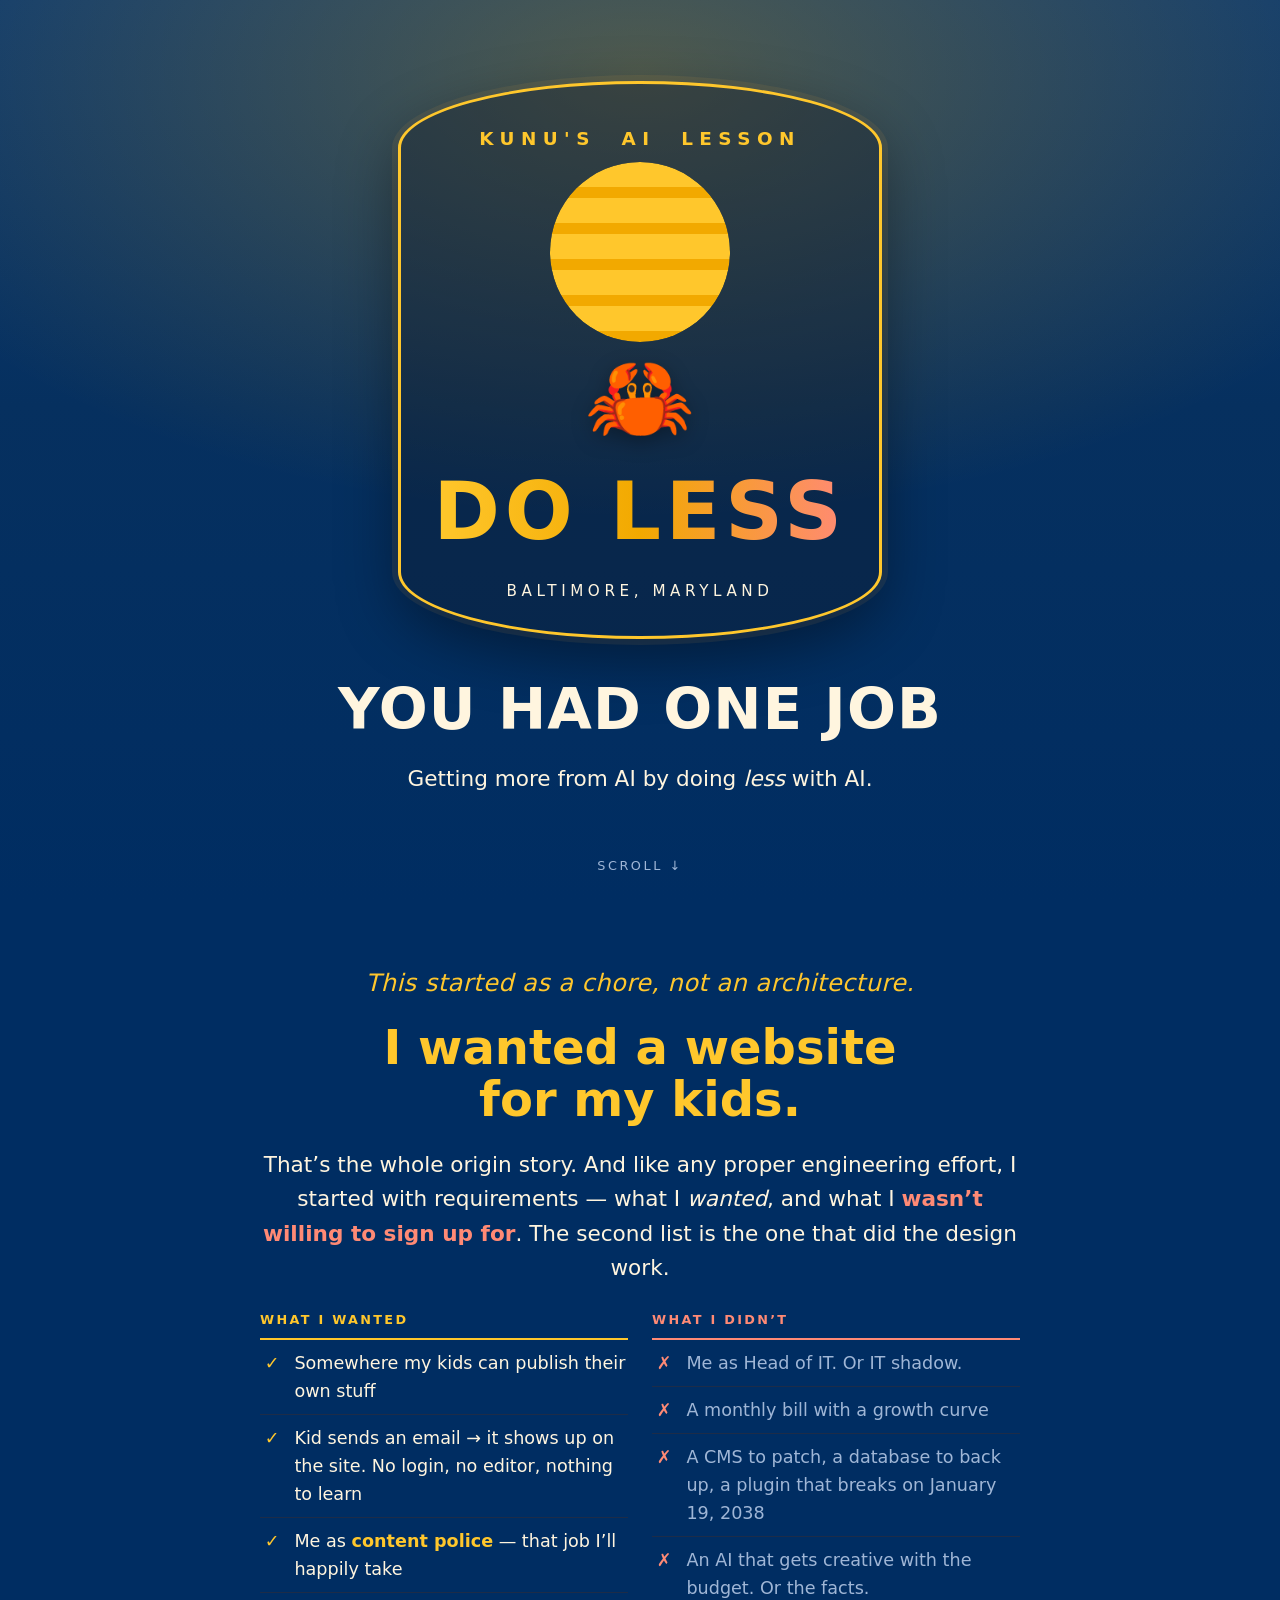
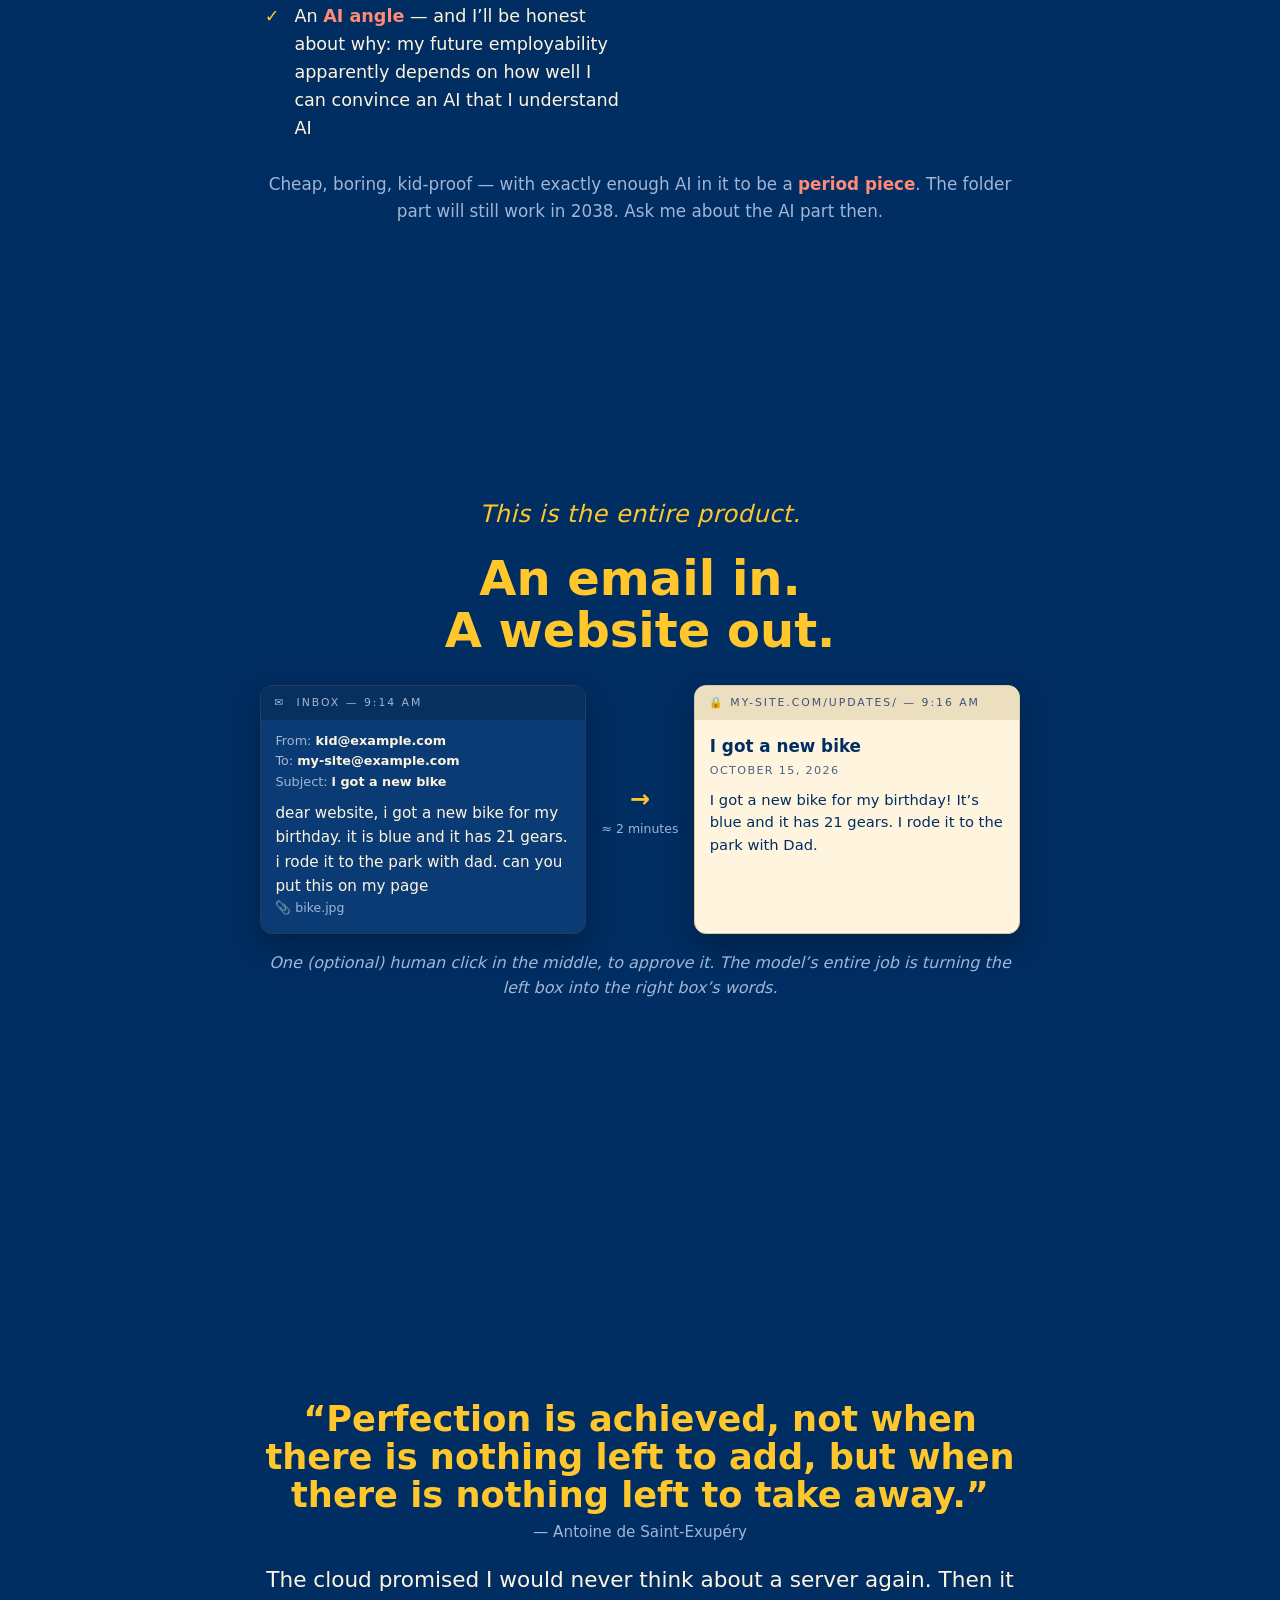
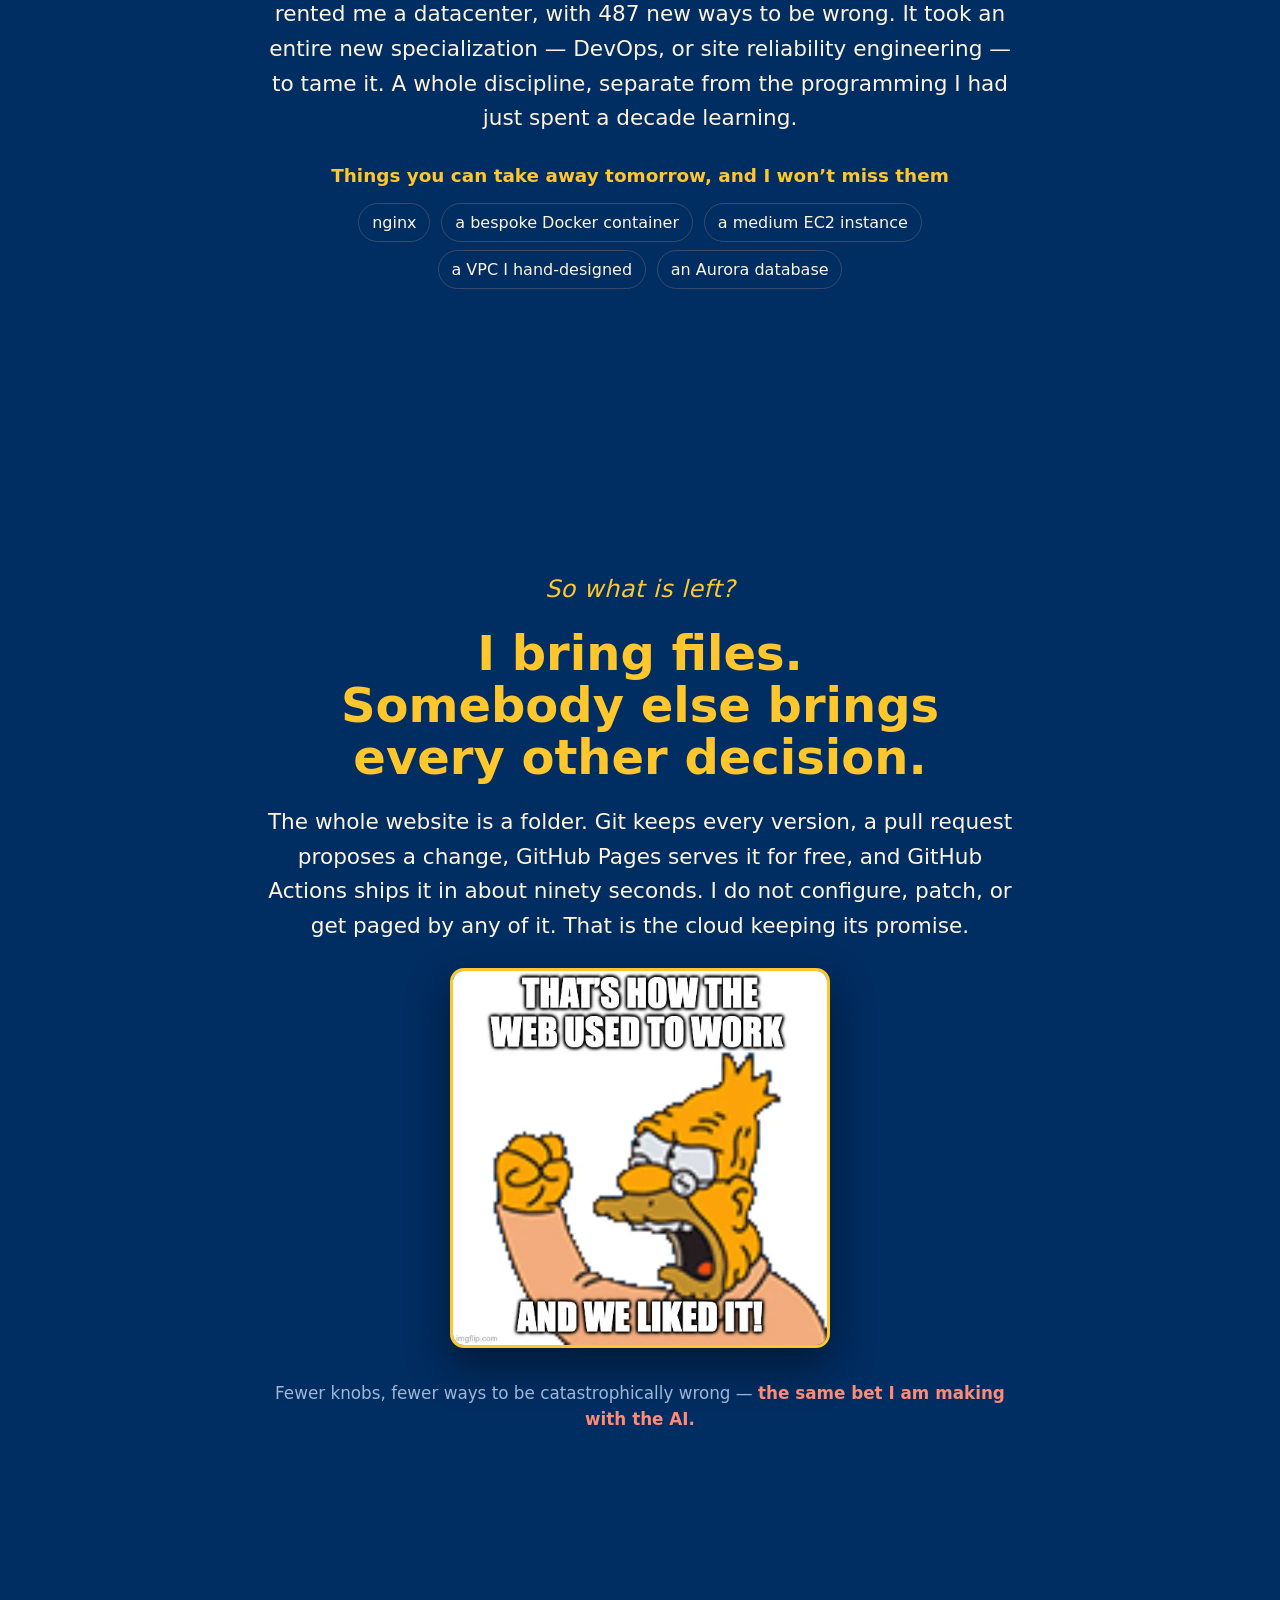
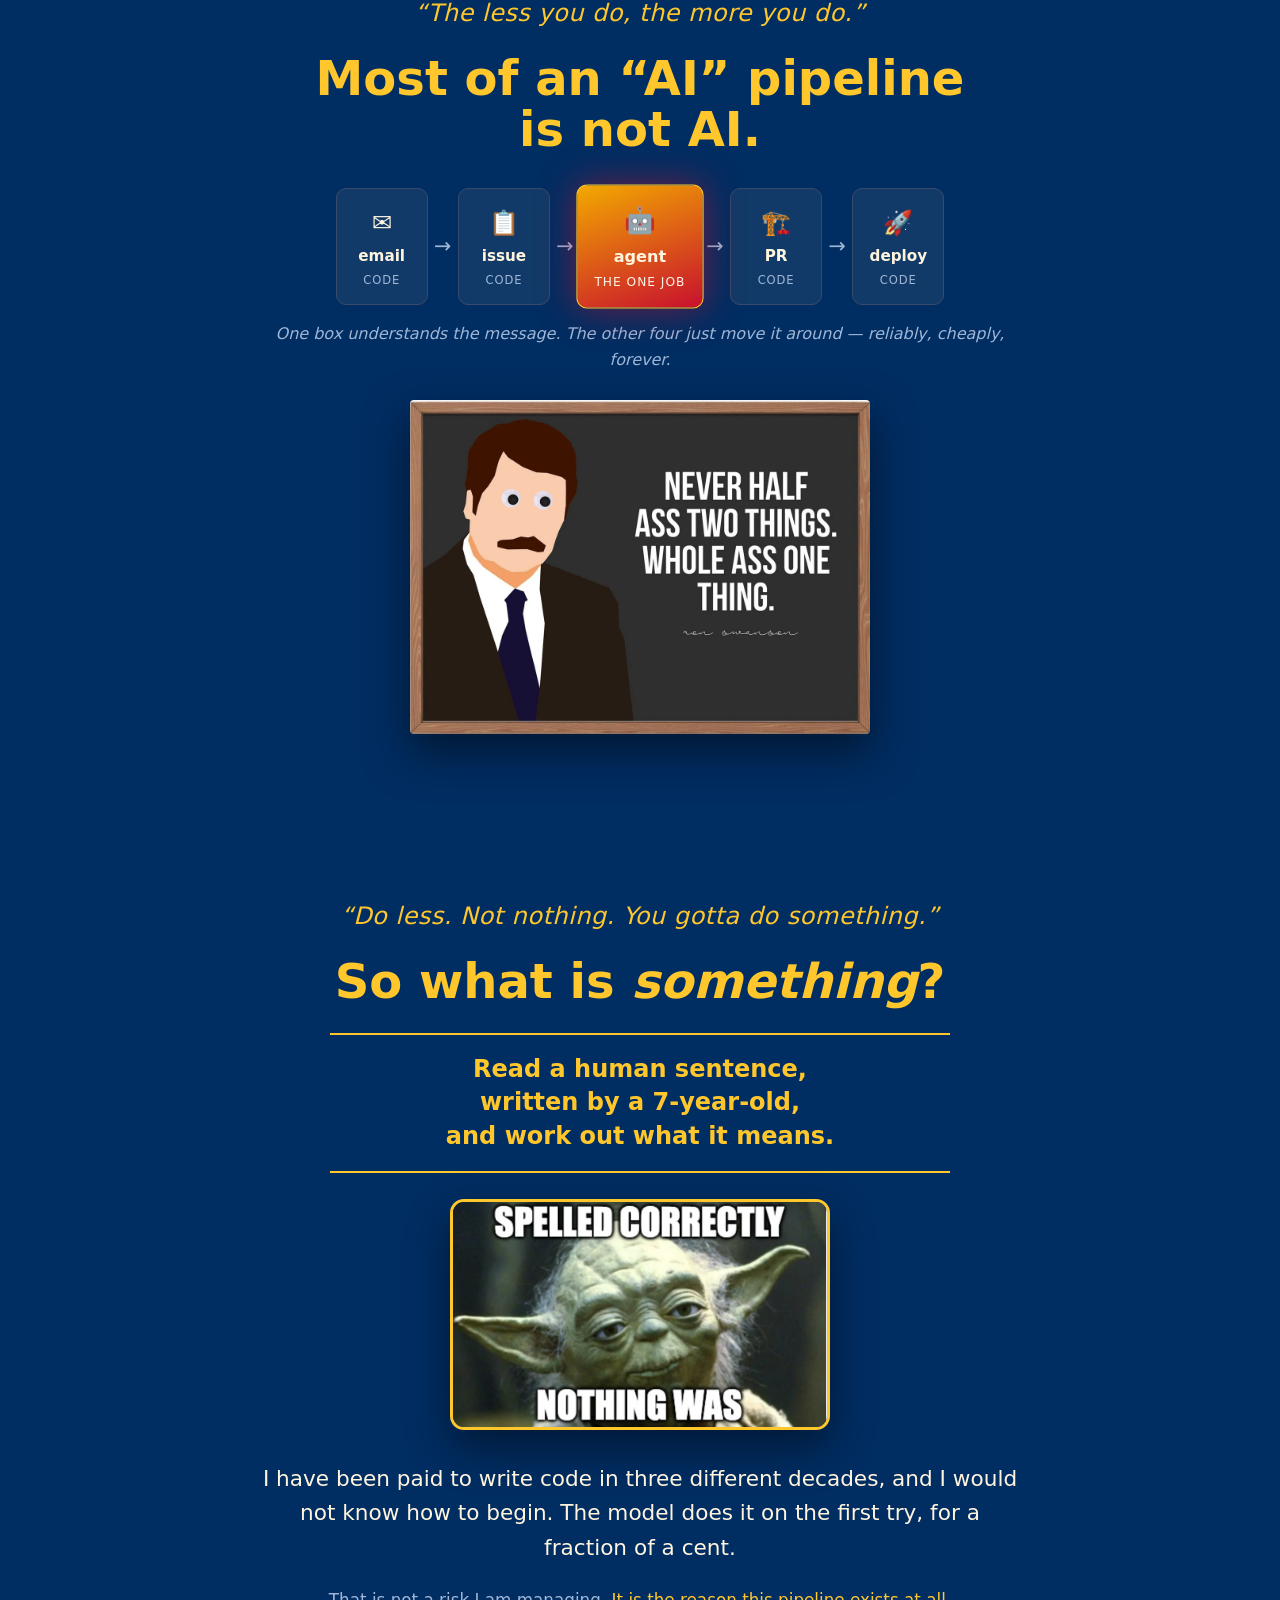
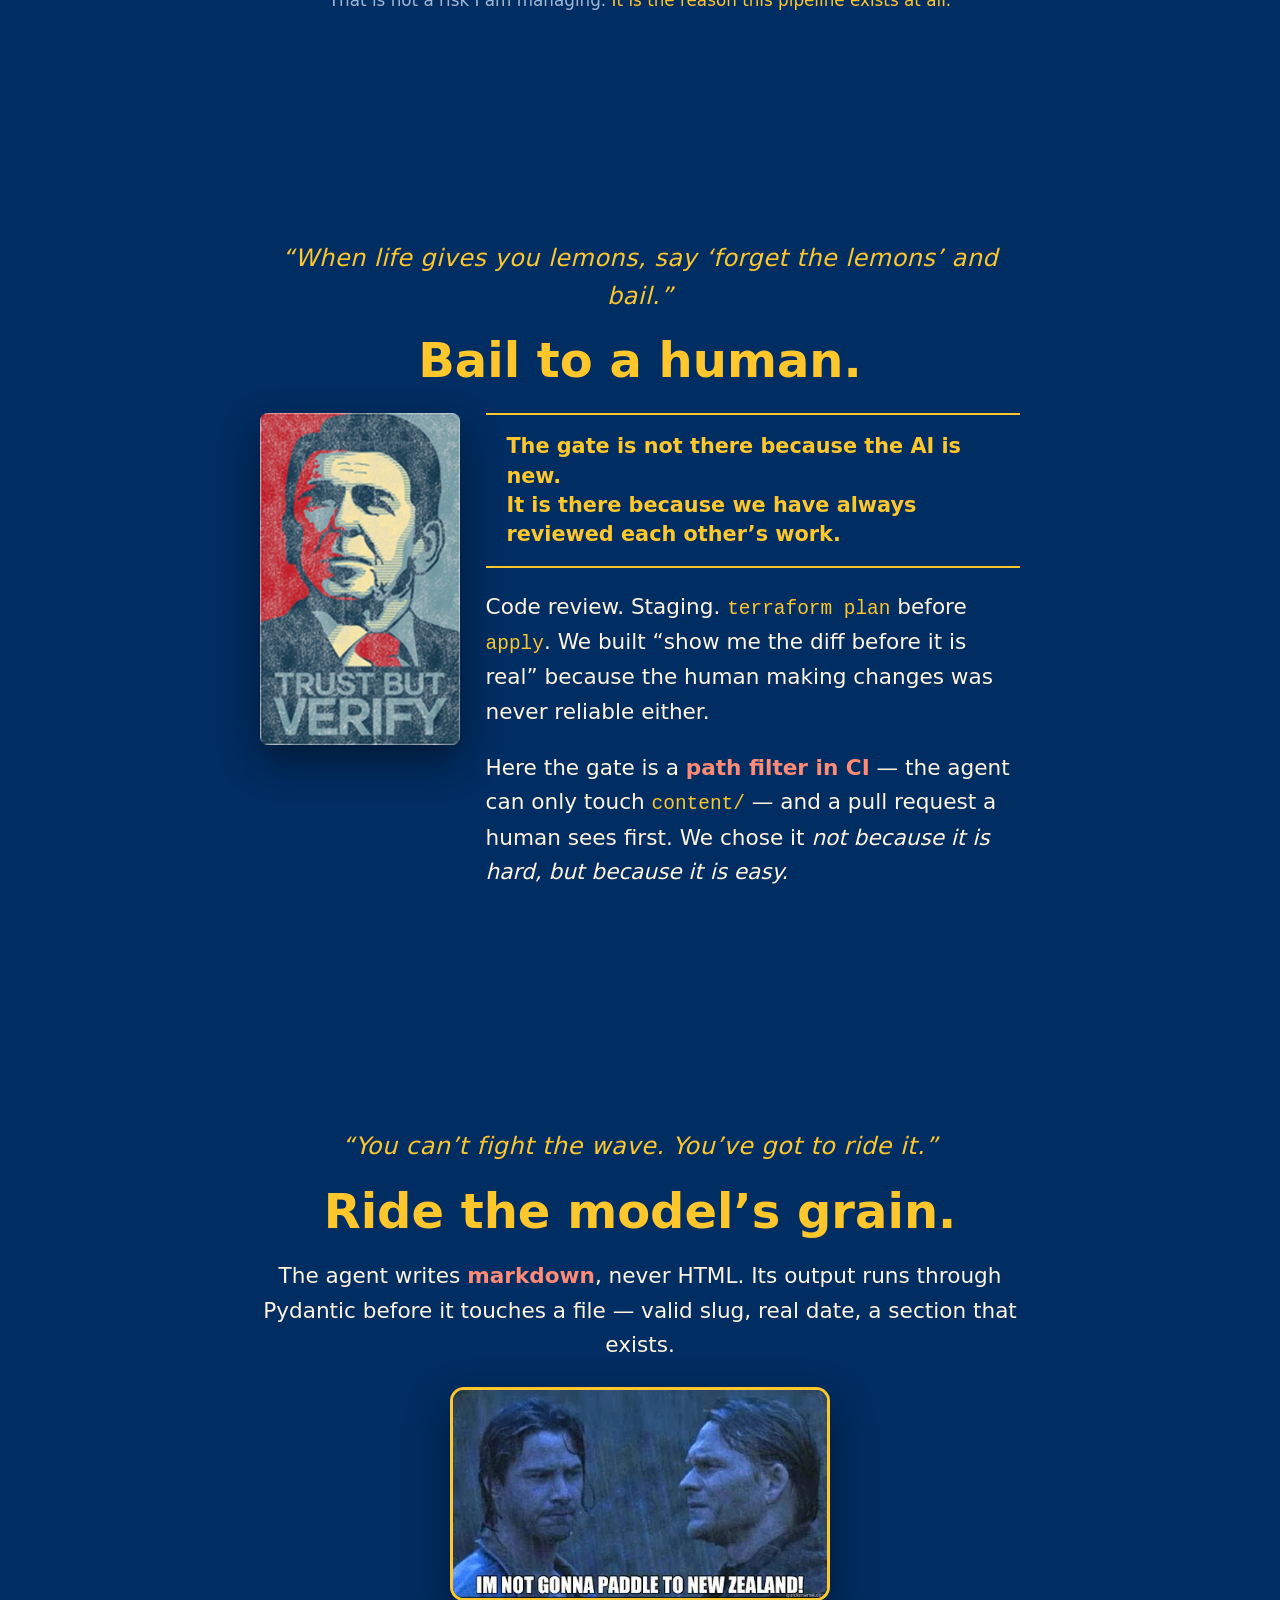
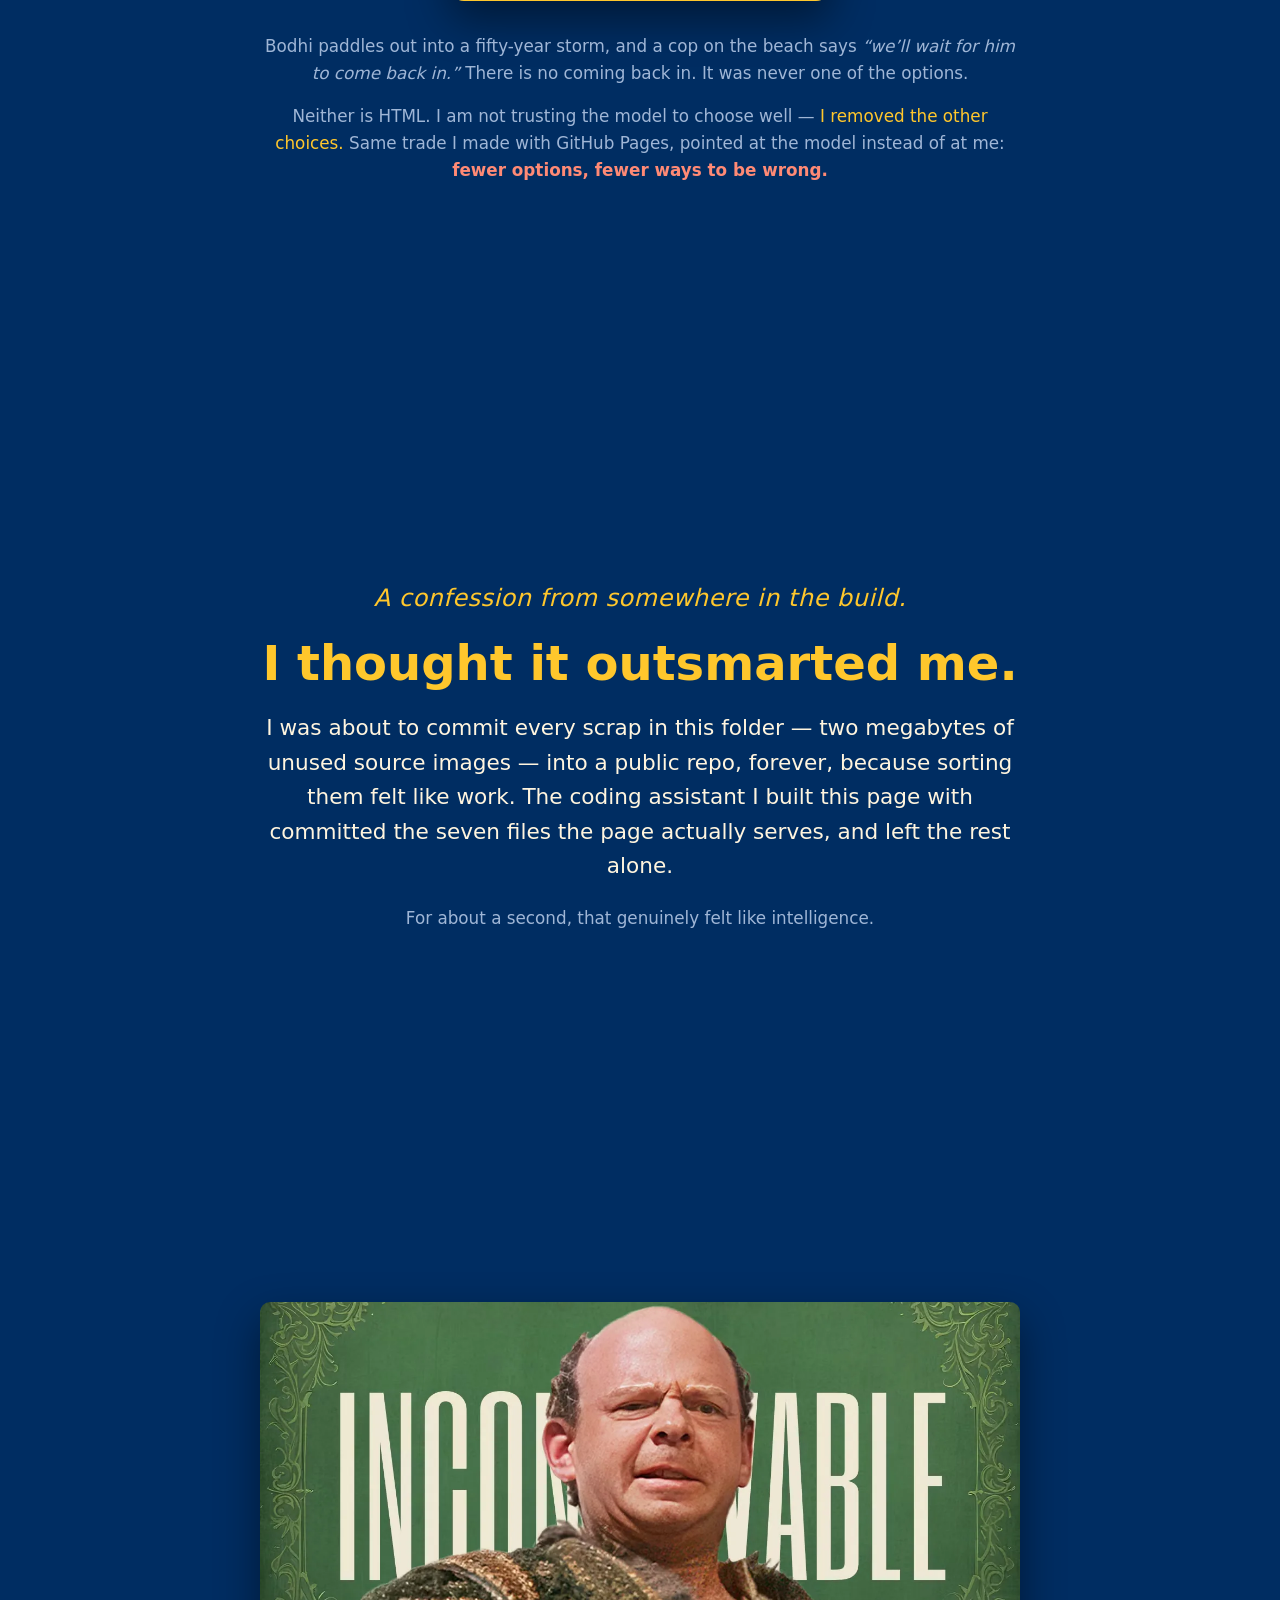
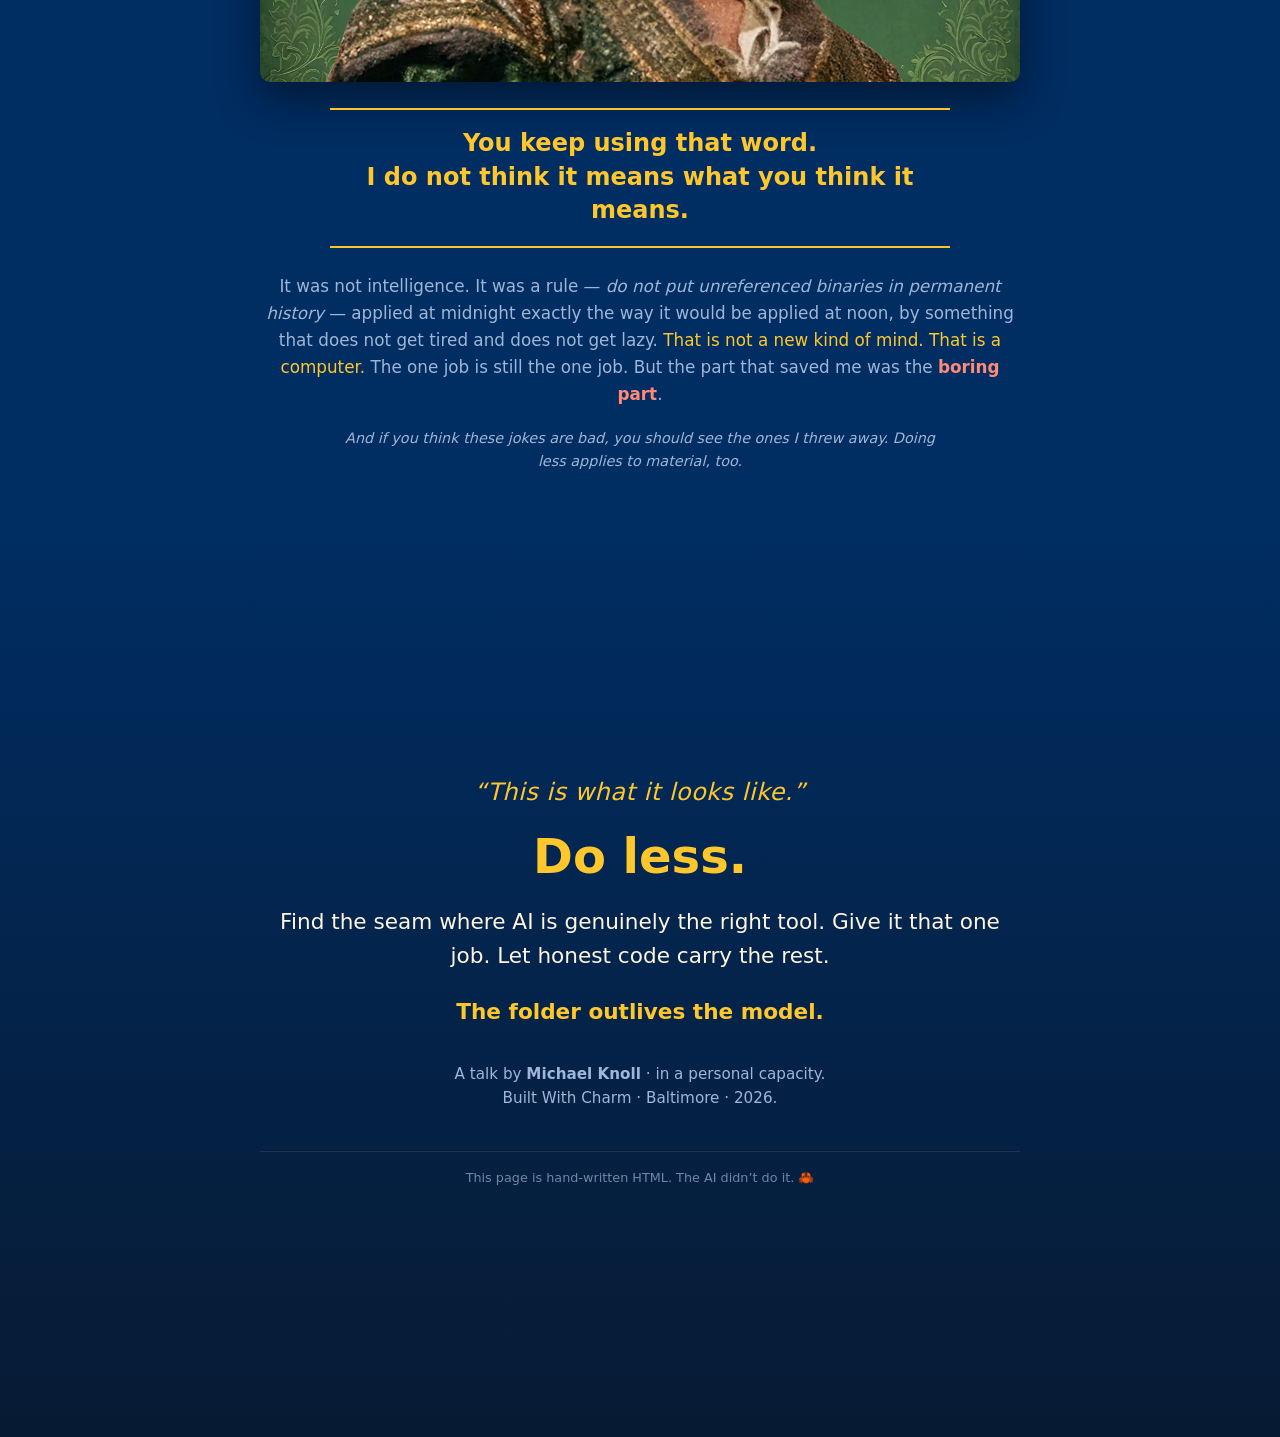
<file: static/talk/index.html>
<!DOCTYPE html>
<html lang="en">
<head>
<meta charset="utf-8">
<meta name="viewport" content="width=device-width, initial-scale=1">
<title>You Had One Job — Kunu's AI Lesson</title>
<meta name="description" content="Getting more from AI by doing less with AI. An email-to-website pipeline, and the one seam where AI belongs.">

<style>
  /* ------------------------------------------------------------------
     A talk, as a scrollable page. Hand-written HTML — the AI didn't
     do this part. Do less. (Single self-contained file on purpose so
     it can be dropped anywhere static.)
  ------------------------------------------------------------------ */
  :root {
    /* Old Bay tin palette — navy label, golden tin, steamed-crab red. */
    --navy:   #002d62;   /* Old Bay label blue — page base    */
    --navy2:  #0b3b74;   /* lifted panel blue                 */
    --code:   #123a68;   /* "plumbing" box blue               */
    --cream:  #fff5df;   /* tin cream — body text             */
    --muted:  #9fb6d6;   /* dim slate-blue — labels           */
    --gold:   #ffc72c;   /* Old Bay yellow — primary accent   */
    --gold2:  #f2a900;   /* deep amber                        */
    --red:    #c8102e;   /* Old Bay red — fills & borders only */
    --redink: #ff8a75;   /* steamed-crab coral — red as TEXT.  */
                         /* #c8102e on navy is 2.3:1 — unreadable
                            on a projector. This is 5.9:1.      */
  }

  * { box-sizing: border-box; }

  html { scroll-behavior: smooth; }

  body {
    margin: 0;
    font-family: system-ui, -apple-system, "Segoe UI", Roboto, sans-serif;
    line-height: 1.6;
    color: var(--cream);
    background: var(--navy);
    -webkit-font-smoothing: antialiased;
  }

  /* Each beat is a full-height scroll section. */
  .scene {
    min-height: 100vh;
    display: flex;
    flex-direction: column;
    justify-content: center;
    align-items: center;
    text-align: center;
    padding: 4rem 1.25rem;
    position: relative;
  }
  .inner { max-width: 760px; width: 100%; }

  /* Section eyebrow: the Kunu quote that titles each chapter. */
  .kunu {
    font-style: italic;
    color: var(--gold);
    letter-spacing: 0.02em;
    font-size: clamp(1.05rem, 2.6vw, 1.5rem);
    margin: 0 0 1.25rem;
  }
  .kunu::before { content: "\201C"; }
  .kunu::after  { content: "\201D"; }
  /* Same eyebrow rhythm, but it isn't Kunu talking — no quote marks. */
  .kunu.plain::before, .kunu.plain::after { content: none; }

  h1, h2 { line-height: 1.08; margin: 0 0 1rem; font-weight: 800; }
  h2 { font-size: clamp(1.8rem, 5vw, 3rem); color: var(--gold); }

  p.lead { font-size: clamp(1.1rem, 2.4vw, 1.35rem); color: var(--cream); }
  p.sub  { color: var(--muted); font-size: 1.05rem; }
  strong.hi { color: var(--redink); }
  .teal { color: var(--gold); }

  /* ---------------------------- COVER ---------------------------- */
  #cover {
    background:
      radial-gradient(120% 90% at 50% 8%, rgba(242,169,0,0.30), transparent 55%),
      linear-gradient(180deg, #0a3a72 0%, #06305f 45%, #002d62 100%);
  }
  .badge {
    display: inline-block;
    padding: 2.5rem 2rem 2rem;
    border: 3px solid var(--gold);
    border-radius: 50% / 12%;
    background: rgba(15,24,38,0.35);
    box-shadow: 0 0 0 6px rgba(255,179,71,0.08), 0 20px 60px rgba(0,0,0,0.4);
  }
  .badge .arc {
    text-transform: uppercase;
    letter-spacing: 0.35em;
    font-weight: 800;
    color: var(--gold);
    font-size: clamp(0.8rem, 2.4vw, 1.15rem);
    margin-bottom: 0.5rem;
  }
  /* The setting sun with retro stripe bands. */
  .sun {
    width: clamp(120px, 30vw, 180px);
    height: clamp(120px, 30vw, 180px);
    margin: 0.5rem auto 0.75rem;
    border-radius: 50%;
    background:
      repeating-linear-gradient(
        180deg,
        var(--gold) 0 14%,
        var(--gold2) 14% 20%);
    -webkit-mask: linear-gradient(#000, #000);
    position: relative;
    overflow: hidden;
    box-shadow: 0 0 60px rgba(255,199,44,0.5);
  }
  .mascot {
    font-size: clamp(3rem, 11vw, 5.5rem);
    line-height: 1;
    filter: drop-shadow(0 6px 10px rgba(0,0,0,0.35));
  }
  .doless {
    font-size: clamp(2.6rem, 11vw, 5rem);
    font-weight: 900;
    letter-spacing: 0.06em;
    margin: 0.4rem 0 0.2rem;
    background: linear-gradient(90deg, var(--gold), var(--gold2), var(--redink));
    -webkit-background-clip: text;
    background-clip: text;
    color: transparent;
  }
  .place {
    text-transform: uppercase;
    letter-spacing: 0.3em;
    color: var(--cream);
    font-size: clamp(0.7rem, 2vw, 0.95rem);
  }
  .cover-title { margin-top: 2.5rem; }
  .cover-title h1 {
    font-size: clamp(2rem, 7vw, 3.6rem);
    text-transform: uppercase;
    letter-spacing: 0.02em;
  }

  .scrollcue {
    position: absolute; bottom: 1.5rem; left: 50%; transform: translateX(-50%);
    color: var(--muted); font-size: 0.8rem; letter-spacing: 0.2em;
    text-transform: uppercase; animation: bob 2s ease-in-out infinite;
  }
  @keyframes bob { 0%,100%{ transform: translate(-50%,0); } 50%{ transform: translate(-50%,8px);} }

  /* ------------------------- PIPELINE --------------------------- */
  .pipe {
    display: flex; flex-wrap: wrap; justify-content: center; align-items: stretch;
    gap: 0.4rem; margin: 2rem 0 1rem;
  }
  .node {
    background: var(--code);
    border: 1px solid #3a4a6b;
    border-radius: 10px;
    padding: 0.9rem 1rem;
    min-width: 92px;
    display: flex; flex-direction: column; gap: 0.15rem;
    justify-content: center;
  }
  .node .glyph { font-size: 1.5rem; }
  .node .name { font-weight: 700; font-size: 0.95rem; }
  .node .tag  { font-size: 0.72rem; color: var(--muted); text-transform: uppercase; letter-spacing: 0.08em; }
  .node.ai {
    background: linear-gradient(160deg, var(--gold2), var(--red));
    border-color: var(--gold);
    box-shadow: 0 0 34px rgba(200,16,46,0.55);
    transform: scale(1.06);
  }
  .node.ai .tag { color: #fff2e6; }
  .arrow { align-self: center; color: var(--muted); font-size: 1.3rem; }
  .caption { color: var(--muted); font-style: italic; margin-top: 0.5rem; }

  /* Input and output, side by side. Mock panels rather than screenshots,
     so the page stays asset-free — swap in real grabs whenever. */
  .artifact {
    display: flex; flex-wrap: wrap; justify-content: center; align-items: stretch;
    gap: 1rem; text-align: left;
    margin: 1.75rem 0 1rem;
  }
  .pane {
    flex: 1 1 300px; max-width: 335px;
    border: 1px solid #2b3a58; border-radius: 12px; overflow: hidden;
    box-shadow: 0 12px 30px rgba(0,0,0,0.28);
  }
  .pane .bar {
    font-size: 0.68rem; text-transform: uppercase; letter-spacing: 0.18em;
    padding: 0.5rem 0.85rem;
  }
  .mail { background: var(--navy2); }
  .mail .bar { background: #08305f; color: var(--muted); }
  .mail .hdr { padding: 0.7rem 0.9rem 0; font-size: 0.8rem; color: var(--muted); line-height: 1.6; }
  .mail .hdr b { color: var(--cream); font-weight: 600; }
  .mail .body { padding: 0.55rem 0.9rem 0.9rem; font-size: 0.95rem; }
  .mail .clip { color: var(--muted); font-size: 0.78rem; }
  /* The output pane is a light page on purpose — it reads as "the web". */
  .site { background: var(--cream); color: var(--navy); border-color: #d8c9a4; }
  .site .bar { background: #ecdfc0; color: #3d5279; }
  .site h4 { margin: 0.85rem 0.9rem 0.15rem; font-size: 1.05rem; }
  .site .date {
    margin: 0 0.9rem; font-size: 0.7rem; letter-spacing: 0.12em;
    text-transform: uppercase; color: #4d6289;
  }
  .site p { margin: 0.55rem 0.9rem 1rem; font-size: 0.92rem; line-height: 1.55; }
  .gap { align-self: center; text-align: center; color: var(--muted); font-size: 0.78rem; }
  .gap .t { display: block; font-size: 1.5rem; font-weight: 800; color: var(--gold); }

  /* The requirements list — what I wanted, what I refused to sign up for. */
  .spec {
    list-style: none; padding: 0;
    margin: 1.75rem auto 1.25rem;
    max-width: 620px; text-align: left;
  }
  .spec li {
    display: grid; grid-template-columns: 1.5rem 1fr; gap: 0.65rem;
    align-items: baseline;
    padding: 0.55rem 0;
    border-bottom: 1px solid #1d2c48;
    font-size: clamp(0.98rem, 2.1vw, 1.1rem);
  }
  .spec li:last-child { border-bottom: 0; }
  .spec .mark { font-weight: 900; font-size: 1.1rem; text-align: center; }
  .spec .yes .mark { color: var(--gold); }
  .spec .no  .mark { color: var(--redink); }
  .spec .no  { color: var(--muted); }

  /* Requirements, as two columns: what I wanted / what I refused.
     One .spec list per column; they stack on a narrow screen. */
  .reqs {
    display: grid;
    grid-template-columns: 1fr 1fr;
    gap: 0.75rem 1.5rem;
    max-width: 880px;
    margin: 1.5rem auto 1.25rem;
    text-align: left;
  }
  .reqs .col { min-width: 0; }
  .reqs h3 {
    margin: 0;
    font-size: 0.8rem;
    text-transform: uppercase;
    letter-spacing: 0.18em;
    padding-bottom: 0.5rem;
    border-bottom: 2px solid currentColor;
  }
  .reqs .want h3   { color: var(--gold); }
  .reqs .wont h3   { color: var(--redink); }
  .reqs .spec { margin: 0; max-width: none; }
  @media (max-width: 620px) { .reqs { grid-template-columns: 1fr; } }

  /* Grandpa Simpson, nostalgic for the GeoCities/MySpace web, when a site
     was just files. The meme carries its own caption. */
  .meme {
    margin: 1.5rem auto 2rem;
    max-width: 380px;
  }
  .meme img {
    display: block; width: 100%; height: auto;
    border-radius: 14px;
    border: 3px solid var(--gold);
    box-shadow: 0 18px 44px rgba(0,0,0,0.45);
  }

  /* Saint-Exupéry as the headline — a long quote, so a smaller h2. */
  h2.quote { font-size: clamp(1.4rem, 3.6vw, 2.2rem); max-width: 760px; margin: 0 auto 1.4rem; }
  h2.quote .who {
    display: block; margin-top: 0.6rem;
    font-size: 0.95rem; font-weight: 400; color: var(--muted);
  }

  /* The take-away list: every knob I would not miss, as pills. */
  h3.cut-head { margin: 1.6rem 0 0.8rem; color: var(--gold); font-size: 1.15rem; }
  .cut {
    list-style: none; padding: 0; margin: 0 auto 1.4rem;
    display: flex; flex-wrap: wrap; justify-content: center; gap: 0.5rem 0.7rem;
  }
  .cut li {
    padding: 0.35rem 0.8rem;
    border: 1px solid #3a4a6b; border-radius: 999px;
    color: var(--cream);
  }

  /* Inline code in the copy — gold, like the other emphasis. */
  code {
    font-family: ui-monospace, "SF Mono", Menlo, Consolas, monospace;
    font-size: 0.9em;
    color: var(--gold);
  }

  /* The ask, set apart — the one sentence this whole primer is driving at. */
  .ask {
    max-width: 620px;
    margin: 1.6rem auto;
    padding: 1.1rem 1.3rem;
    border-top: 2px solid var(--gold);
    border-bottom: 2px solid var(--gold);
    font-size: clamp(1.15rem, 2.8vw, 1.5rem);
    font-weight: 700;
    line-height: 1.4;
    color: var(--gold);
  }

  /* Swanson poster — pre-cropped to the frame, so it just sits there.
     The art is already dark; it needs no border against the navy. */
  .poster {
    margin: 1.75rem auto 0;
    max-width: 460px;
  }
  .poster img {
    display: block; width: 100%; height: auto;
    border-radius: 4px;
    box-shadow: 0 18px 44px rgba(0,0,0,0.5);
  }

  /* A tall poster beside its copy, rather than stacked above it —
     a portrait image would otherwise own the whole slide's height. */
  .sbs {
    display: flex;
    gap: 1.6rem;
    align-items: flex-start;
    text-align: left;
    margin: 1.6rem 0 0;
  }
  .sbs .tall { flex: 0 0 200px; margin: 0; }
  .sbs .tall img {
    display: block; width: 100%; height: auto;
    border-radius: 8px;
    box-shadow: 0 16px 38px rgba(0,0,0,0.45);
  }
  .sbs .say { flex: 1 1 auto; min-width: 0; }
  .sbs .say > :first-child { margin-top: 0; }
  .sbs .say > :last-child  { margin-bottom: 0; }
  @media (max-width: 620px) {
    .sbs { flex-direction: column; text-align: center; }
    .sbs .tall { flex: none; max-width: 190px; }
  }

  /* The ask treatment, sized down for the narrower side-by-side column. */
  .say .ask {
    margin: 0 0 1rem;
    max-width: none;
    text-align: left;
    font-size: clamp(1.05rem, 2.4vw, 1.3rem);
  }

  /* Full-bleed banner that carries its own caption in the art. */
  .banner {
    margin: 1.5rem 0 1.3rem;
    width: 100%;
  }
  .banner img {
    display: block; width: 100%; height: auto;
    border-radius: 10px;
    box-shadow: 0 18px 44px rgba(0,0,0,0.45);
  }
  /* The dry aside that closes a scene — smaller than .sub, and knows it. */
  .aside {
    margin: 1.2rem auto 0;
    max-width: 620px;
    color: var(--muted);
    font-size: 0.9rem;
    font-style: italic;
  }

  /* Closing. */
  #close { background: linear-gradient(180deg, #002d62, #071a33); }
  .whoami { color: var(--muted); font-size: 0.95rem; margin-top: 2rem; }
  .whoami a { color: var(--gold); }
  /* The reveal link: the eyebrow stays gold and italic, and only hints
     it is a link on hover — one click to the live site on stage. */
  .kunu a { color: inherit; text-decoration: none; }
  .kunu a:hover, .kunu a:focus { text-decoration: underline; }
  .footwink {
    margin-top: 2.5rem; font-size: 0.8rem; color: #7386a6;
    border-top: 1px solid #24314c; padding-top: 1rem;
  }

  /* Scroll-reveal, no JavaScript. Content fades up as it enters the
     viewport using a CSS scroll-driven animation. Default state is
     fully visible, so browsers without view() timelines just show the
     content plainly — progressive enhancement, nothing to break. */
  @supports (animation-timeline: view()) {
    .reveal {
      animation: reveal-in linear both;
      animation-timeline: view();
      animation-range: entry 5% entry 45%;
    }
    @keyframes reveal-in {
      from { opacity: 0; transform: translateY(28px); }
      to   { opacity: 1; transform: none; }
    }
  }
  @media (prefers-reduced-motion: reduce) {
    .reveal { animation: none; opacity: 1; transform: none; }
    .scrollcue { animation: none; }
    html { scroll-behavior: auto; }
  }
</style>
</head>
<body>

<!-- ============================ COVER ============================ -->
<section class="scene" id="cover">
  <div class="inner reveal">
    <div class="badge">
      <div class="arc">Kunu's&nbsp;&nbsp;AI&nbsp;&nbsp;Lesson</div>
      <div class="sun"></div>
      <div class="mascot" role="img" aria-label="A crab, reclining"
           title="A crab, reclining. Real art was planned. The crab grew on me.">&#129408;</div>
      <div class="doless">DO LESS</div>
      <div class="place">Baltimore, Maryland</div>
    </div>
    <div class="cover-title">
      <h1>You Had One Job</h1>
      <p class="lead">Getting more from AI by doing <em>less</em> with AI.</p>
    </div>
  </div>
  <div class="scrollcue">scroll &#8595;</div>
</section>

<!-- ========================= THE PROBLEM ========================= -->
<section class="scene">
  <div class="inner reveal">
    <p class="kunu plain">This started as a chore, not an architecture.</p>
    <h2>I wanted a website<br>for my kids.</h2>
    <p class="lead">
      That&rsquo;s the whole origin story. And like any proper engineering effort,
      I started with requirements &mdash; what I <em>wanted</em>, and what I
      <strong class="hi">wasn&rsquo;t willing to sign up for</strong>. The second
      list is the one that did the design work.
    </p>

    <div class="reqs">
      <div class="col want">
        <h3>What I wanted</h3>
        <ul class="spec">
          <li class="yes"><span class="mark">&#10003;</span><span>Somewhere my kids can publish their own stuff</span></li>
          <li class="yes"><span class="mark">&#10003;</span><span>Kid sends an email &rarr; it shows up on the site. No login, no editor, nothing to learn</span></li>
          <li class="yes"><span class="mark">&#10003;</span><span>Me as <strong class="teal">content police</strong> &mdash; that job I&rsquo;ll happily take</span></li>
          <li class="yes"><span class="mark">&#10003;</span><span>An <strong class="hi">AI angle</strong> &mdash; and I&rsquo;ll be honest about why: my future
            employability apparently depends on how well I can convince an AI that I understand AI</span></li>
        </ul>
      </div>

      <div class="col wont">
        <h3>What I didn&rsquo;t</h3>
        <ul class="spec">
          <li class="no"><span class="mark">&#10007;</span><span>Me as Head of IT. Or IT shadow.</span></li>
          <li class="no"><span class="mark">&#10007;</span><span>A monthly bill with a growth curve</span></li>
          <li class="no"><span class="mark">&#10007;</span><span>A CMS to patch, a database to back up, a plugin that breaks on January 19, 2038</span></li>
          <li class="no"><span class="mark">&#10007;</span><span>An AI that gets creative with the budget. Or the facts.</span></li>
        </ul>
      </div>
    </div>

    <p class="sub">
      Cheap, boring, kid-proof &mdash; with exactly enough AI in it to be a
      <strong class="hi">period piece</strong>. The folder part will still work in 2038.
      Ask me about the AI part then.
    </p>
  </div>
</section>

<!-- ========================== THE ARTIFACT ======================= -->
<section class="scene">
  <div class="inner reveal">
    <p class="kunu plain">This is the entire product.</p>
    <h2>An email in.<br>A website out.</h2>
    <div class="artifact">
      <div class="pane mail">
        <div class="bar">&#9993;&#65039;&nbsp; inbox &mdash; 9:14 am</div>
        <div class="hdr">
          From: <b>kid@example.com</b><br>
          To: <b>my-site@example.com</b><br>
          Subject: <b>i got a new bike</b>
        </div>
        <div class="body">
          dear website, i got a new bike for my birthday. it is blue and it has
          21 gears. i rode it to the park with dad. can you put this on my page
          <div class="clip">&#128206; bike.jpg</div>
        </div>
      </div>

      <div class="gap">
        <span class="t">&#8594;</span>
        &asymp;&nbsp;2&nbsp;minutes
      </div>

      <div class="pane site">
        <div class="bar">&#128274; my-site.com/updates/ &mdash; 9:16 am</div>
        <h4>I got a new bike</h4>
        <p class="date">October 15, 2026</p>
        <p>
          I got a new bike for my birthday! It&rsquo;s blue and it has 21 gears.
          I rode it to the park with Dad.
        </p>
      </div>
    </div>
    <p class="caption">
      One (optional) human click in the middle, to approve it. The model&rsquo;s entire job is
      turning the left box into the right box&rsquo;s words.
    </p>
  </div>
</section>

<!-- ===================== THE CLOUD, SUBTRACTED ================== -->
<section class="scene">
  <div class="inner reveal">
    <h2 class="quote">
      &ldquo;Perfection is achieved, not when there is nothing left to add, but when
      there is nothing left to take away.&rdquo;
      <span class="who">&mdash; Antoine de Saint-Exup&eacute;ry</span>
    </h2>
    <p class="lead">
      The cloud promised I would never think about a server again. Then it rented me
      a datacenter, with 487 new ways to be wrong. It took an entire new
      specialization &mdash; DevOps, or site reliability engineering &mdash; to tame it.
      A whole discipline, separate from the programming I had just spent a decade learning.
    </p>
    <h3 class="cut-head">Things you can take away tomorrow, and I won&rsquo;t miss them</h3>
    <ul class="cut">
      <li>nginx</li>
      <li>a bespoke Docker container</li>
      <li>a medium EC2 instance</li>
      <li>a VPC I hand-designed</li>
      <li>an Aurora database</li>
    </ul>
  </div>
</section>

<!-- ========================= WHAT IS LEFT ======================== -->
<section class="scene">
  <div class="inner reveal">
    <p class="kunu plain">So what is left?</p>
    <h2>I bring files.<br>Somebody else brings<br>every other decision.</h2>
    <p class="lead">
      The whole website is a folder. Git keeps every version, a pull request
      proposes a change, GitHub Pages serves it for free, and GitHub Actions ships
      it in about ninety seconds. I do not configure, patch, or get paged by any of it.
      That is the cloud keeping its promise.
    </p>
    <figure class="meme">
      <img src="grandpa-cloud.webp" width="500" height="500"
           alt="Grandpa Simpson shaking his fist: &ldquo;That&rsquo;s how the web used to work &mdash; and we liked it!&rdquo;">
    </figure>
    <p class="sub">
      Fewer knobs, fewer ways to be catastrophically wrong &mdash;
      <strong class="hi">the same bet I am making with the AI.</strong>
    </p>
  </div>
</section>

<!-- =========================== PIPELINE ========================== -->
<section class="scene">
  <div class="inner reveal">
    <p class="kunu">The less you do, the more you do.</p>
    <h2>Most of an &ldquo;AI&rdquo; pipeline<br>is not AI.</h2>
    <div class="pipe">
      <div class="node"><span class="glyph">&#9993;&#65039;</span><span class="name">email</span><span class="tag">code</span></div>
      <span class="arrow">&#8594;</span>
      <div class="node"><span class="glyph">&#128203;</span><span class="name">issue</span><span class="tag">code</span></div>
      <span class="arrow">&#8594;</span>
      <div class="node ai"><span class="glyph">&#129302;</span><span class="name">agent</span><span class="tag">the one job</span></div>
      <span class="arrow">&#8594;</span>
      <div class="node"><span class="glyph">&#127959;&#65039;</span><span class="name">PR</span><span class="tag">code</span></div>
      <span class="arrow">&#8594;</span>
      <div class="node"><span class="glyph">&#128640;</span><span class="name">deploy</span><span class="tag">code</span></div>
    </div>
    <p class="caption">One box understands the message. The other four just move it around &mdash; reliably, cheaply, forever.</p>
    <figure class="poster">
      <!-- Two-frame animated WebP: googly eyes for 3s, then the real poster,
           loop=1 so it never plays again. loading="lazy" holds the fetch until
           the slide is nearly on screen, so the swap lands about when you
           arrive. Reduced-motion and no-WebP readers get the straight poster
           and never see a thing. -->
      <picture>
        <source media="(prefers-reduced-motion: reduce)" srcset="swanson.webp">
        <img src="swanson-gag.webp" width="1160" height="842" loading="lazy" decoding="async"
             alt="Ron Swanson poster: &ldquo;Never half ass two things. Whole ass one thing.&rdquo;">
      </picture>
    </figure>
  </div>
</section>

<!-- ========================== CALIBRATION ======================== -->
<section class="scene">
  <div class="inner reveal">
    <p class="kunu">Do less. Not nothing. You gotta do <em>something</em>.</p>
    <h2>So what is <em>something</em>?</h2>
    <p class="ask">
      Read a human sentence,<br>written by a 7-year-old,<br>and work out what it means.
    </p>
    <figure class="meme">
      <img src="yoda.webp" width="920" height="554" loading="lazy" decoding="async"
           alt="Yoda: &ldquo;Spelled correctly, nothing was.&rdquo;">
    </figure>
    <p class="lead">
      I have been paid to write code in three different decades, and I would not
      know how to begin. The model does it on the first try, for a fraction of a cent.
    </p>
    <p class="sub">
      That is not a risk I am managing. <span class="teal">It is the reason
      this pipeline exists at all.</span>
    </p>
  </div>
</section>

<!-- ============================ BAIL ============================= -->
<section class="scene">
  <div class="inner reveal">
    <p class="kunu">When life gives you lemons, say &lsquo;forget the lemons&rsquo; and bail.</p>
    <h2>Bail to a human.</h2>
    <div class="sbs">
      <figure class="tall">
        <img src="reagan.webp" width="602" height="1000" loading="lazy" decoding="async"
             alt="Shepard Fairey-style poster of Ronald Reagan captioned &ldquo;Trust but verify.&rdquo;">
      </figure>
      <div class="say">
        <p class="ask">
          The gate is not there because the AI is new.<br>
          It is there because we have always reviewed each other&rsquo;s work.
        </p>
        <p class="lead">
          Code review. Staging. <code>terraform plan</code> before <code>apply</code>.
          We built &ldquo;show me the diff before it is real&rdquo; because the human
          making changes was never reliable either.
        </p>
        <p class="lead">
          Here the gate is a <strong class="hi">path filter in CI</strong> &mdash; the
          agent can only touch <code>content/</code> &mdash; and a pull request a human
          sees first. We chose it <em>not because it is hard, but because it is easy.</em>
        </p>
      </div>
    </div>
  </div>
</section>

<!-- ============================ WAVE ============================= -->
<section class="scene">
  <div class="inner reveal">
    <p class="kunu">You can&rsquo;t fight the wave. You&rsquo;ve got to ride it.</p>
    <h2>Ride the model&rsquo;s grain.</h2>
    <p class="lead">
      The agent writes <strong class="hi">markdown</strong>, never HTML. Its output
      runs through Pydantic before it touches a file &mdash; valid slug, real date,
      a section that exists.
    </p>
    <figure class="meme">
      <img src="bodhi.webp" width="512" height="285" loading="lazy" decoding="async"
           title="The Ex-Presidents robbed banks in a Reagan mask. Same guy as one slide ago."
           alt="Bodhi to Johnny Utah in the rain at Bells Beach: &ldquo;I&rsquo;m not gonna paddle to New Zealand!&rdquo;">
    </figure>
    <p class="sub">
      Bodhi paddles out into a fifty-year storm, and a cop on the beach says
      <em>&ldquo;we&rsquo;ll wait for him to come back in.&rdquo;</em> There is no coming
      back in. It was never one of the options.
    </p>
    <p class="sub">
      Neither is HTML. I am not trusting the model to choose well &mdash;
      <span class="teal">I removed the other choices.</span> Same trade I made with
      GitHub Pages, pointed at the model instead of at me:
      <strong class="hi">fewer options, fewer ways to be wrong.</strong>
    </p>
  </div>
</section>

<!-- ====================== INCONCEIVABLE: SETUP =================== -->
<section class="scene">
  <div class="inner reveal">
    <p class="kunu plain">A confession from somewhere in the build.</p>
    <h2>I thought it outsmarted me.</h2>
    <p class="lead">
      I was about to commit every scrap in this folder &mdash; two megabytes of unused
      source images &mdash; into a public repo, forever, because sorting them felt like
      work. The coding assistant I built this page with committed the seven files the page
      actually serves, and left the rest alone.
    </p>
    <p class="sub">
      For about a second, that genuinely felt like intelligence.
    </p>
  </div>
</section>

<!-- ===================== INCONCEIVABLE: REVEAL =================== -->
<section class="scene">
  <div class="inner reveal">
    <figure class="banner">
      <img src="vizzini-banner.webp" width="1400" height="700" loading="lazy" decoding="async"
           alt="Vizzini from The Princess Bride over the word INCONCEIVABLE.">
    </figure>
    <p class="ask">
      You keep using that word.<br>
      I do not think it means what you think it means.
    </p>
    <p class="sub">
      It was not intelligence. It was a rule &mdash; <em>do not put unreferenced binaries
      in permanent history</em> &mdash; applied at midnight exactly the way it would be
      applied at noon, by something that does not get tired and does not get lazy.
      <span class="teal">That is not a new kind of mind. That is a computer.</span>
      The one job is still the one job. But the part that saved me was the
      <strong class="hi">boring part</strong>.
    </p>
    <p class="aside">
      And if you think these jokes are bad, you should see the ones I threw away.
      Doing less applies to material, too.
    </p>
  </div>
</section>

<!-- ============================ CLOSE ============================ -->
<section class="scene" id="close">
  <div class="inner reveal">
    <p class="kunu"><a href="https://aidemo.knollfear.com/updates/">This is what it looks like.</a></p>
    <h2>Do less.</h2>
    <p class="lead">
      Find the seam where AI is genuinely the right tool. Give it that
      one job. Let honest code carry the rest.
    </p>
    <p class="lead"><strong class="teal">The folder outlives the model.</strong></p>
    <p class="whoami">
      A talk by <strong>Michael Knoll</strong> &middot; in a personal capacity.<br>
      Built With Charm &middot; Baltimore &middot; 2026.
    </p>
    <p class="footwink">
      This page is hand-written HTML. The AI didn&rsquo;t do it. &#129408;
    </p>
  </div>
</section>

</body>
</html>
</file>
